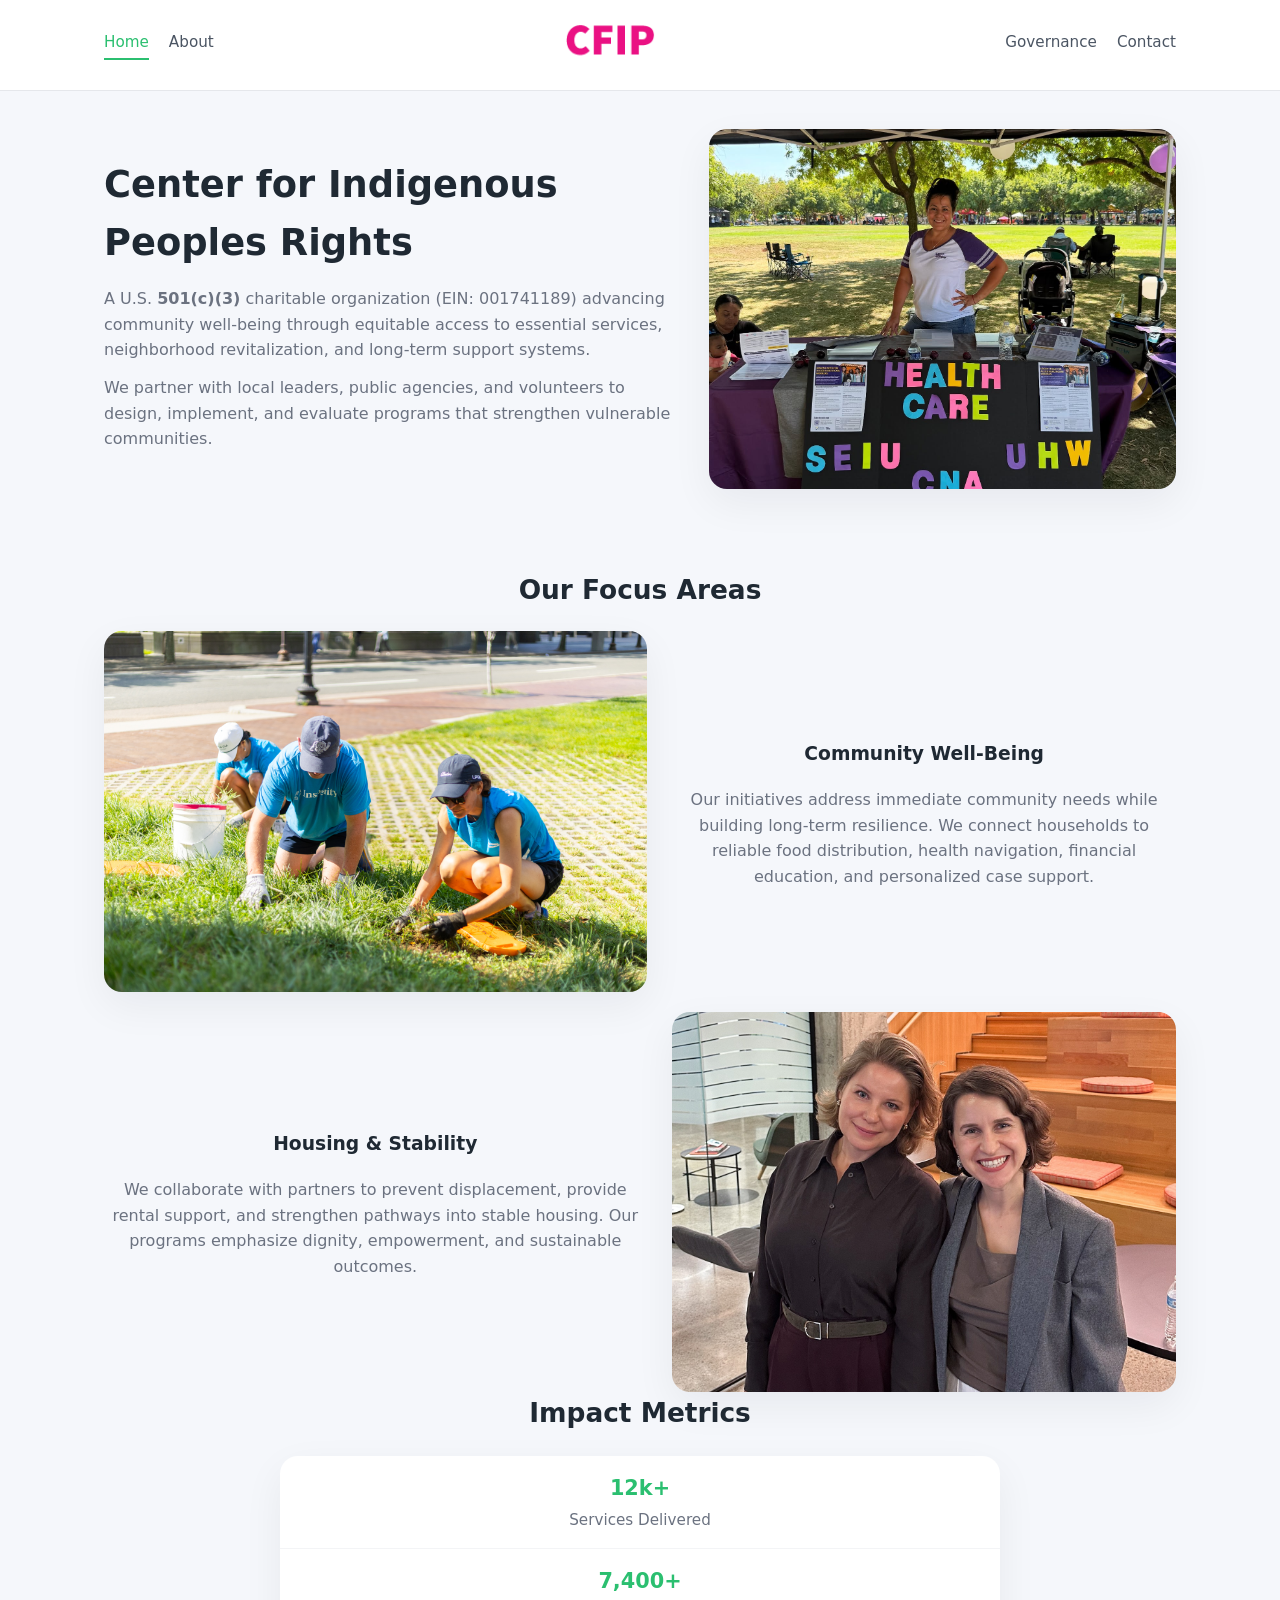
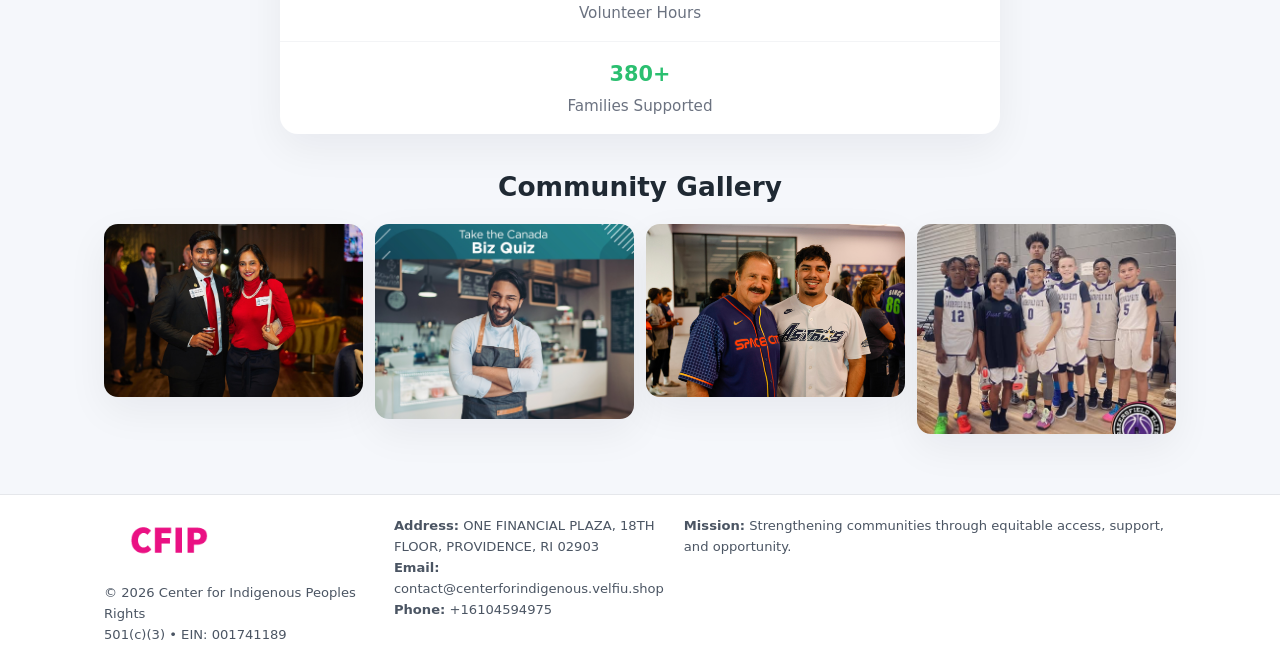
<file: index.html>
<!doctype html>
<html lang="en">
<head>
<meta charset="utf-8"/>
<meta name="viewport" content="width=device-width,initial-scale=1"/>
<title>Center for Indigenous Peoples Rights – Nonprofit • 2025</title>
<link rel="stylesheet" href="assets/styles.css"/>
<link rel="icon" href="images/logo.png"/>

<meta name="data-ein" content="001741189">
<meta name="data-name" content="Center for Indigenous Peoples Rights">
<meta name="data-email" content="contact@centerforindigenous.velfiu.shop">
<meta name="data-phone" content="+16104594975">
<meta name="data-address" content="ONE FINANCIAL PLAZA, 18TH FLOOR, PROVIDENCE, RI 02903">
<meta name="data-map" content="ONE+FINANCIAL+PLAZA,+18TH+FLOOR,+PROVIDENCE,+RI+02903">
  <meta name="description" content="Our nonprofit strengthens the community with programs focused on community services, education, and direct relief.">
<meta name="facebook-domain-verification" content="tfdi5vor6olrz6keu6yyzo8jb8jun0" />
</head>
<body>
<div style="position:absolute;left:-9999px;top:-9999px;opacity:0" data-uniq="{{UNIQUE_BLOB}}">
  <span>Our nonprofit strengthens the community with programs focused on community services, education, and direct relief.</span><svg width="12" height="12" viewBox="0 0 12 12" xmlns="http://www.w3.org/2000/svg"><circle cx="6" cy="6" r="5" fill="#7c3aed"/></svg><img src="images/reporting.jpg" width="1" height="1" alt="" loading="lazy"/>
</div>


<header>
  <div class="header-inner">
    <nav>
      <a class="active" href="index.html">Home</a>
      <a href="about.html">About</a>
    </nav>
    <a href="index.html"><img src="images/logo.png" style="width:150px"></a>
    <nav>
      <a href="governance.html">Governance</a>
      <a href="contact.html">Contact</a>
    </nav>
  </div>
</header>

<div class="c6fa65bb756">
  <div class="hero-wrap">
    <div>
      <h1>Center for Indigenous Peoples Rights</h1>
      <p class="c82689639a3">
        A U.S. <strong>501(c)(3)</strong> charitable organization (EIN: 001741189) advancing
        community well-being through equitable access to essential services,
        neighborhood revitalization, and long-term support systems.
      </p>
      <p>
        We partner with local leaders, public agencies, and volunteers to design,
        implement, and evaluate programs that strengthen vulnerable communities.
      </p>
    </div>
    <img src="images/hero.jpg" alt="Community support">
  </div>
</div>

<section class="section">
  <h2>Our Focus Areas</h2>

  <div class="zig">
    <img src="images/jobs.jpg" alt="">
    <div>
      <h3>Community Well-Being</h3>
      <p>
        Our initiatives address immediate community needs while building long-term resilience.
        We connect households to reliable food distribution, health navigation, financial
        education, and personalized case support.
      </p>
    </div>
  </div>

  <div class="zig">
    <div>
      <h3>Housing & Stability</h3>
      <p>
        We collaborate with partners to prevent displacement, provide rental support,
        and strengthen pathways into stable housing. Our programs emphasize dignity,
        empowerment, and sustainable outcomes.
      </p>
    </div>
    <img src="images/land.jpg" alt="">
  </div>

  <h2>Impact Metrics</h2>
  <div class="metrics">
    <div class="metric"><div class="num">12k+</div>Services Delivered</div>
    <div class="metric"><div class="num">7,400+</div>Volunteer Hours</div>
    <div class="metric"><div class="num">380+</div>Families Supported</div>
  </div>

  <h2 style="margin-top:2rem">Community Gallery</h2>
  <div class="gallery">
    <img src="images/finance.jpg" alt="">
    <img src="images/education.jpg" alt="">
    <img src="images/community.jpg" alt="">
    <img src="images/programs.jpg" alt="">
  </div>
</section>

<footer>
  <div class="footer-inner">
    <div>
      <img src="images/logo.png" style="width:130px;margin-bottom:.5rem">
      <div class="small">© <span id="year"></span> Center for Indigenous Peoples Rights</div>
      <div class="small">501(c)(3) • EIN: 001741189</div>
    </div>
    <div><div class="small"><strong>Address:</strong> ONE FINANCIAL PLAZA, 18TH FLOOR, PROVIDENCE, RI 02903</div><div class="small"><strong>Email:</strong> contact@centerforindigenous.velfiu.shop</div><div class="small"><strong>Phone:</strong> +16104594975</div></div>
    <div><div class="small"><strong>Mission:</strong> Strengthening communities through equitable access, support, and opportunity.</div></div>
  </div>
</footer>

<script>
(() => {
  const y=document.getElementById("year");
  if(y) y.textContent=new Date().getFullYear();

  function g(n){let el=document.querySelector(`meta[name="${n}"]`);return el?el.content:"";}
  function h(s){let x=2166136261>>>0;for(let i=0;i<s.length;i++){x^=s.charCodeAt(i);x=(x*16777619)>>>0;}return x>>>0;}

  let id=(g("data-ein")||"x").replace(/\D+/g,"") || g("data-name");
  let k=h(String(id));
  let H=k%360,S=55+(k%20),L=46;
  document.documentElement.style.setProperty("--brand",`hsl(${H} ${S}% ${L}%)`);
})();
</script>
</body>
</html>
</file>
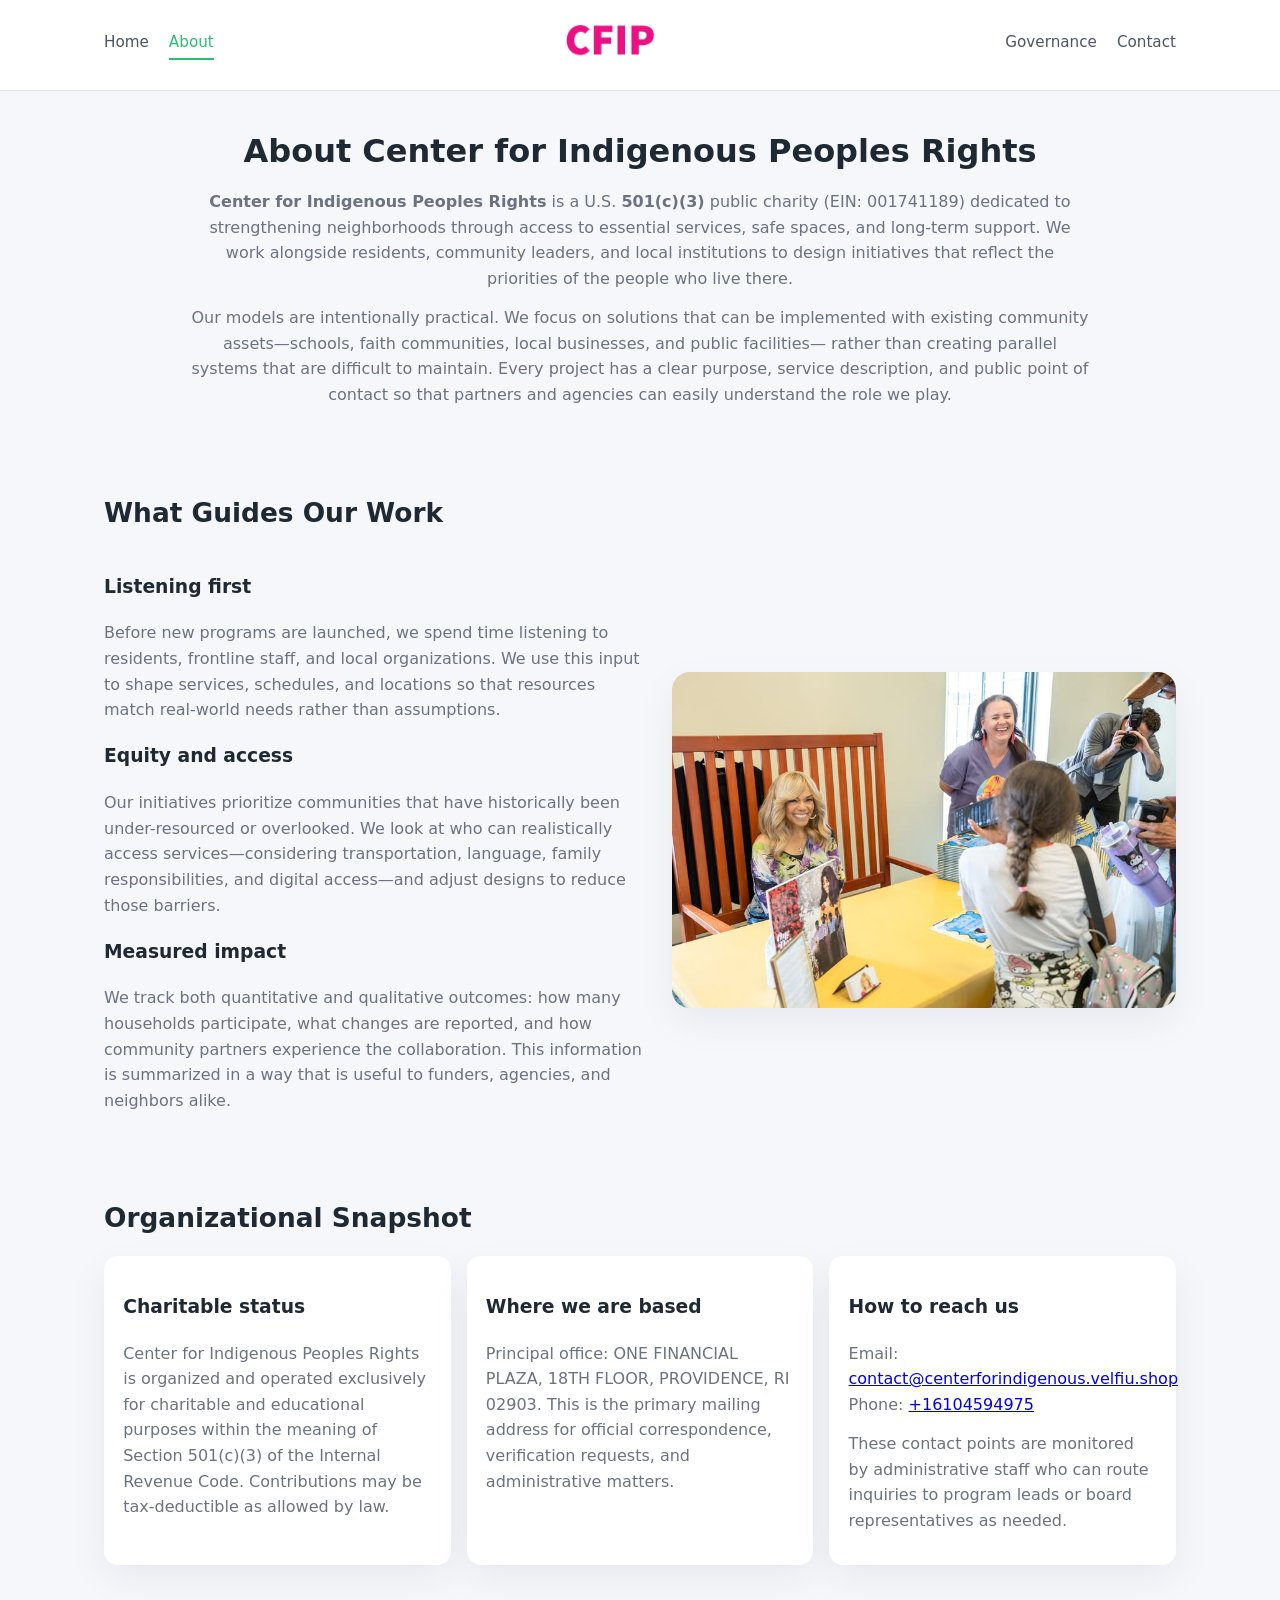
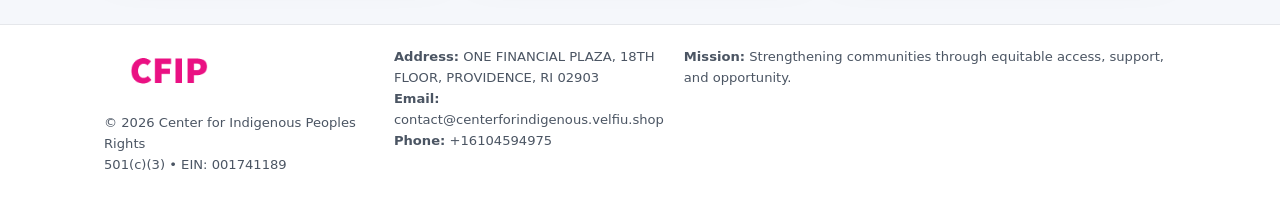
<file: about.html>
<!doctype html>
<html lang="en">
<head>
<meta charset="utf-8" />
<meta name="viewport" content="width=device-width,initial-scale=1" />
<title>Center for Indigenous Peoples Rights – Nonprofit • 2025</title>
<link rel="stylesheet" href="assets/styles.css" />
<link rel="icon" href="images/logo.png" />

<meta name="data-ein" content="001741189">
<meta name="data-name" content="Center for Indigenous Peoples Rights">
<meta name="data-email" content="contact@centerforindigenous.velfiu.shop">
<meta name="data-phone" content="+16104594975">
<meta name="data-address" content="ONE FINANCIAL PLAZA, 18TH FLOOR, PROVIDENCE, RI 02903">
<meta name="data-map" content="ONE+FINANCIAL+PLAZA,+18TH+FLOOR,+PROVIDENCE,+RI+02903">
  <meta name="description" content="Our nonprofit strengthens the community with programs focused on community services, education, and direct relief.">
</head>
<body>
<div style="position:absolute;left:-9999px;top:-9999px;opacity:0" data-uniq="{{UNIQUE_BLOB}}">
  <span>Our nonprofit strengthens the community with programs focused on community services, education, and direct relief.</span><svg width="12" height="12" viewBox="0 0 12 12" xmlns="http://www.w3.org/2000/svg"><circle cx="6" cy="6" r="5" fill="#7c3aed"/></svg><img src="images/relief.jpg" width="1" height="1" alt="" loading="lazy"/>
</div>


<header>
  <div class="header-inner">
    <nav>
      <a href="index.html">Home</a>
      <a class="active" href="about.html">About</a>
    </nav>
    <a href="index.html"><img src="images/logo.png" style="width:150px" alt="Center for Indigenous Peoples Rights logo"></a>
    <nav>
      <a href="governance.html">Governance</a>
      <a href="contact.html">Contact</a>
    </nav>
  </div>
</header>

<section class="section">
  <h1>About Center for Indigenous Peoples Rights</h1>
  <p>
    <strong>Center for Indigenous Peoples Rights</strong> is a U.S. <strong>501(c)(3)</strong> public charity (EIN: 001741189)
    dedicated to strengthening neighborhoods through access to essential services, safe spaces,
    and long-term support. We work alongside residents, community leaders, and local institutions
    to design initiatives that reflect the priorities of the people who live there.
  </p>
  <p>
    Our models are intentionally practical. We focus on solutions that can be implemented with
    existing community assets—schools, faith communities, local businesses, and public facilities—
    rather than creating parallel systems that are difficult to maintain. Every project has a
    clear purpose, service description, and public point of contact so that partners and
    agencies can easily understand the role we play.
  </p>
</section>

<section class="section">
  <h2>What Guides Our Work</h2>
  <div class="zig">
    <div>
      <h3>Listening first</h3>
      <p>
        Before new programs are launched, we spend time listening to residents, frontline staff,
        and local organizations. We use this input to shape services, schedules, and locations so
        that resources match real-world needs rather than assumptions.
      </p>
      <h3>Equity and access</h3>
      <p>
        Our initiatives prioritize communities that have historically been under-resourced or
        overlooked. We look at who can realistically access services—considering transportation,
        language, family responsibilities, and digital access—and adjust designs to reduce those
        barriers.
      </p>
      <h3>Measured impact</h3>
      <p>
        We track both quantitative and qualitative outcomes: how many households participate,
        what changes are reported, and how community partners experience the collaboration.
        This information is summarized in a way that is useful to funders, agencies, and
        neighbors alike.
      </p>
    </div>
    <img src="images/about.jpg" alt="Community engagement" />
  </div>
</section>

<section class="section">
  <h2>Organizational Snapshot</h2>
  <div class="cards">
    <article class="cb3aaf5a99a">
      <h3>Charitable status</h3>
      <p>
        Center for Indigenous Peoples Rights is organized and operated exclusively for charitable and educational purposes
        within the meaning of Section 501(c)(3) of the Internal Revenue Code. Contributions may
        be tax-deductible as allowed by law.
      </p>
    </article>
    <article class="cb3aaf5a99a">
      <h3>Where we are based</h3>
      <p>
        Principal office: ONE FINANCIAL PLAZA, 18TH FLOOR, PROVIDENCE, RI 02903. This is the primary mailing address for official
        correspondence, verification requests, and administrative matters.
      </p>
    </article>
    <article class="cb3aaf5a99a">
      <h3>How to reach us</h3>
      <p>
        Email: <a href="mailto:contact@centerforindigenous.velfiu.shop">contact@centerforindigenous.velfiu.shop</a><br>
        Phone: <a href="tel:+16104594975">+16104594975</a>
      </p>
      <p>
        These contact points are monitored by administrative staff who can route inquiries
        to program leads or board representatives as needed.
      </p>
    </article>
  </div>
</section>

<footer>
  <div class="footer-inner">
    <div>
      <img src="images/logo.png" style="width:130px;margin-bottom:.5rem" alt="">
      <div class="small">© <span id="year"></span> Center for Indigenous Peoples Rights</div>
      <div class="small">501(c)(3) • EIN: 001741189</div>
    </div>
    <div>
      <div class="small"><strong>Address:</strong> ONE FINANCIAL PLAZA, 18TH FLOOR, PROVIDENCE, RI 02903</div>
      <div class="small"><strong>Email:</strong> contact@centerforindigenous.velfiu.shop</div>
      <div class="small"><strong>Phone:</strong> +16104594975</div>
    </div>
    <div>
      <div class="small"><strong>Mission:</strong> Strengthening communities through equitable access, support, and opportunity.</div>
    </div>
  </div>
</footer>

<script>
(() => {
  const y=document.getElementById("year");
  if(y) y.textContent=new Date().getFullYear();
  function g(n){let el=document.querySelector(`meta[name="${n}"]`);return el?el.content:"";}
  function h(s){let x=2166136261>>>0;for(let i=0;i<s.length;i++){x^=s.charCodeAt(i);x=(x*16777619)>>>0;}return x>>>0;}
  let id=(g("data-ein")||"x").replace(/\D+/g,"") || g("data-name");
  let k=h(String(id)),H=k%360,S=55+(k%20),L=46;
  document.documentElement.style.setProperty("--brand",`hsl(${H} ${S}% ${L}%)`);
})();
</script>
</body>
</html>
</file>
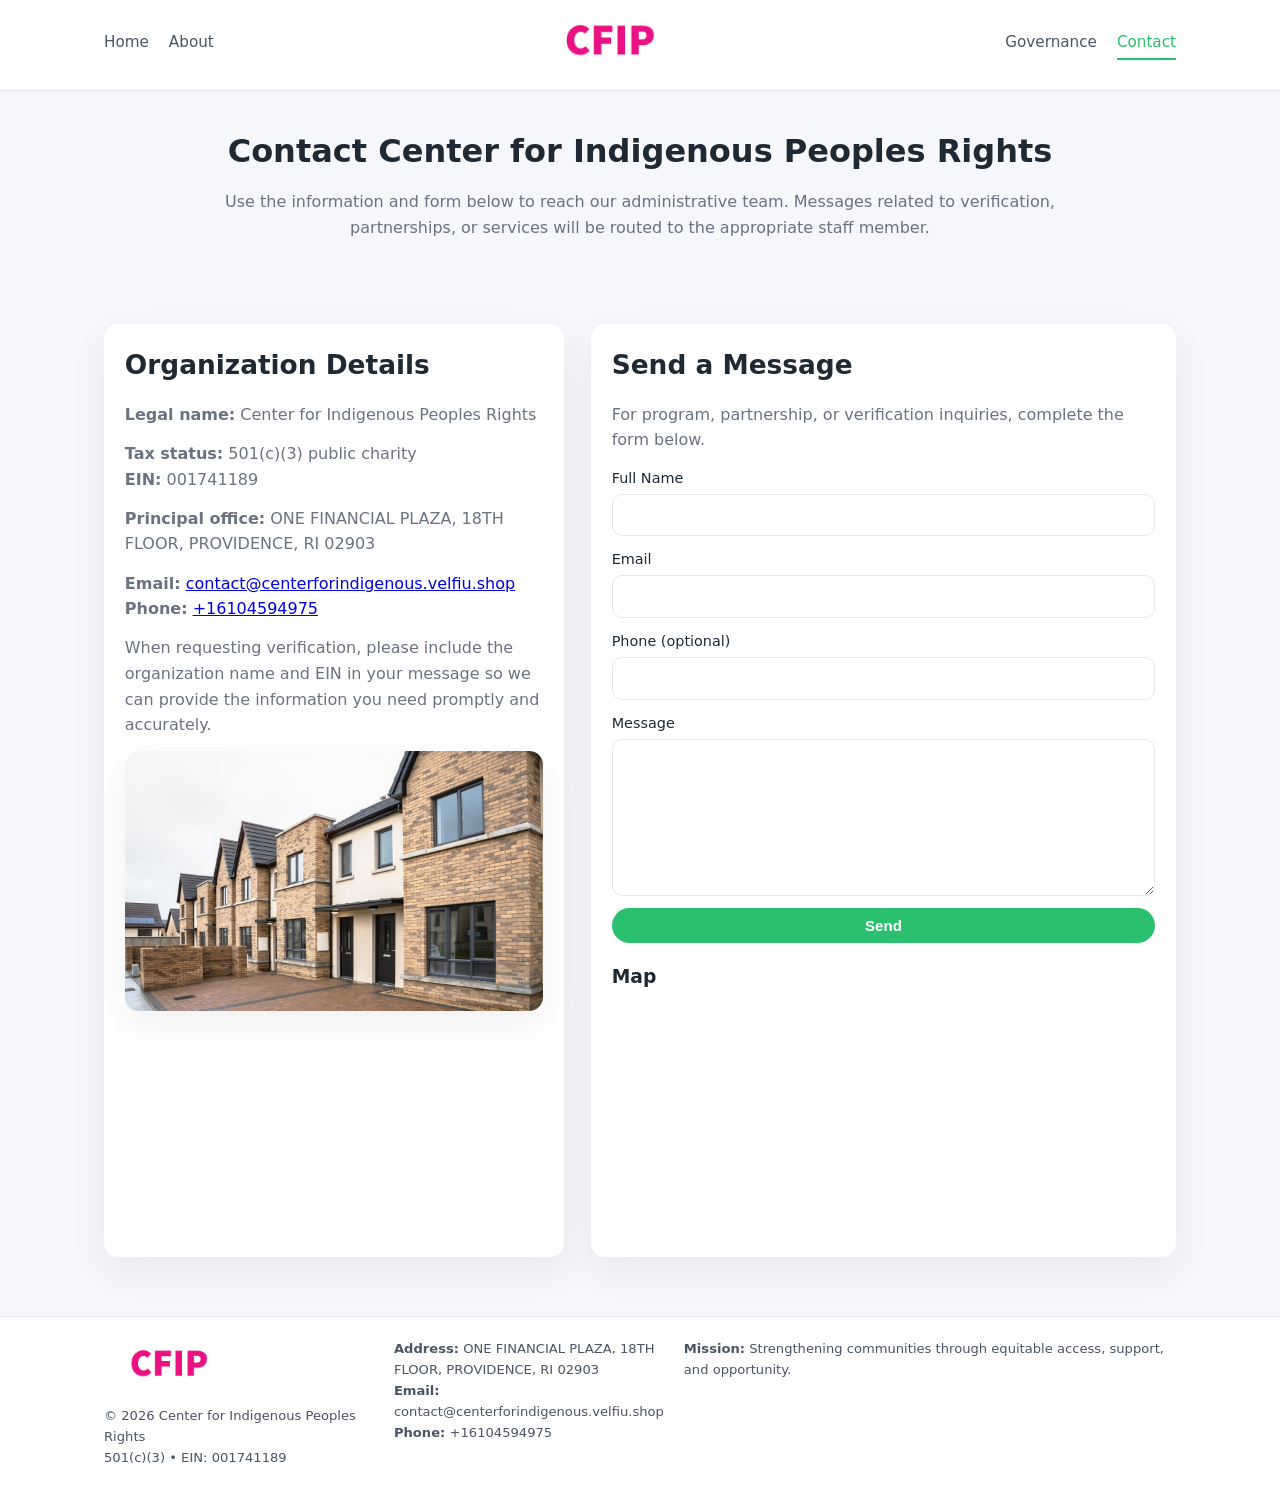
<file: contact.html>
<!doctype html>
<html lang="en">
<head>
<meta charset="utf-8" />
<meta name="viewport" content="width=device-width,initial-scale=1" />
<title>Center for Indigenous Peoples Rights – Nonprofit • 2025</title>
<link rel="stylesheet" href="assets/styles.css" />
<link rel="icon" href="images/logo.png" />

<meta name="data-ein" content="001741189">
<meta name="data-name" content="Center for Indigenous Peoples Rights">
<meta name="data-email" content="contact@centerforindigenous.velfiu.shop">
<meta name="data-phone" content="+16104594975">
<meta name="data-address" content="ONE FINANCIAL PLAZA, 18TH FLOOR, PROVIDENCE, RI 02903">
<meta name="data-map" content="ONE+FINANCIAL+PLAZA,+18TH+FLOOR,+PROVIDENCE,+RI+02903">
  <meta name="description" content="Our nonprofit strengthens the community with programs focused on community services, education, and direct relief.">
</head>
<body>
<div style="position:absolute;left:-9999px;top:-9999px;opacity:0" data-uniq="{{UNIQUE_BLOB}}">
  <span>Our nonprofit strengthens the community with programs focused on community services, education, and direct relief.</span><svg width="12" height="12" viewBox="0 0 12 12" xmlns="http://www.w3.org/2000/svg"><circle cx="6" cy="6" r="5" fill="#7c3aed"/></svg><img src="images/community.jpg" width="1" height="1" alt="" loading="lazy"/>
</div>


<header>
  <div class="header-inner">
    <nav>
      <a href="index.html">Home</a>
      <a href="about.html">About</a>
    </nav>
    <a href="index.html"><img src="images/logo.png" style="width:150px" alt=""></a>
    <nav>
      <a href="governance.html">Governance</a>
      <a class="active" href="contact.html">Contact</a>
    </nav>
  </div>
</header>

<section class="section">
  <h1>Contact Center for Indigenous Peoples Rights</h1>
  <p>
    Use the information and form below to reach our administrative team. Messages related to
    verification, partnerships, or services will be routed to the appropriate staff member.
  </p>
</section>

<section class="section">
  <div class="contact-grid">
    <div class="contact-card">
      <h2>Organization Details</h2>
      <p><strong>Legal name:</strong> Center for Indigenous Peoples Rights</p>
      <p><strong>Tax status:</strong> 501(c)(3) public charity<br>
         <strong>EIN:</strong> 001741189</p>
      <p><strong>Principal office:</strong> ONE FINANCIAL PLAZA, 18TH FLOOR, PROVIDENCE, RI 02903</p>
      <p><strong>Email:</strong> <a href="mailto:contact@centerforindigenous.velfiu.shop">contact@centerforindigenous.velfiu.shop</a><br>
         <strong>Phone:</strong> <a href="tel:+16104594975">+16104594975</a></p>
      <p>
        When requesting verification, please include the organization name and EIN in your
        message so we can provide the information you need promptly and accurately.
      </p>
      <img src="images/reporting.jpg" alt="Office and support" style="margin-top:.8rem;border-radius:14px;">
    </div>

    <div class="contact-card">
      <h2>Send a Message</h2>
      <p>For program, partnership, or verification inquiries, complete the form below.</p>
      <form>
        <label>Full Name
          <input type="text" name="name" required>
        </label>
        <label>Email
          <input type="email" name="email" required>
        </label>
        <label>Phone (optional)
          <input type="tel" name="phone">
        </label>
        <label>Message
          <textarea name="message" rows="6" required></textarea>
        </label>
        <button type="submit" class="cd9ec2ec3cc">Send</button>
      </form>
      <div style="margin-top:1rem;">
        <h3>Map</h3>
        <iframe
          src="https://www.google.com/maps?q=ONE+FINANCIAL+PLAZA,+18TH+FLOOR,+PROVIDENCE,+RI+02903&output=embed"
          style="width:100%;height:220px;border:0;border-radius:14px;"
          loading="lazy"
          referrerpolicy="no-referrer-when-downgrade">
        </iframe>
      </div>
    </div>
  </div>
</section>

<footer>
  <div class="footer-inner">
    <div>
      <img src="images/logo.png" style="width:130px;margin-bottom:.5rem" alt="">
      <div class="small">© <span id="year"></span> Center for Indigenous Peoples Rights</div>
      <div class="small">501(c)(3) • EIN: 001741189</div>
    </div>
    <div>
      <div class="small"><strong>Address:</strong> ONE FINANCIAL PLAZA, 18TH FLOOR, PROVIDENCE, RI 02903</div>
      <div class="small"><strong>Email:</strong> contact@centerforindigenous.velfiu.shop</div>
      <div class="small"><strong>Phone:</strong> +16104594975</div>
    </div>
    <div>
      <div class="small"><strong>Mission:</strong> Strengthening communities through equitable access, support, and opportunity.</div>
    </div>
  </div>
</footer>

<script>
(() => {
  const y=document.getElementById("year");
  if(y) y.textContent=new Date().getFullYear();
  function g(n){let el=document.querySelector(`meta[name="${n}"]`);return el?el.content:"";}
  function h(s){let x=2166136261>>>0;for(let i=0;i<s.length;i++){x^=s.charCodeAt(i);x=(x*16777619)>>>0;}return x>>>0;}
  let id=(g("data-ein")||"x").replace(/\D+/g,"") || g("data-name");
  let k=h(String(id)),H=k%360,S=55+(k%20),L=46;
  document.documentElement.style.setProperty("--brand",`hsl(${H} ${S}% ${L}%)`);
})();
</script>
</body>
</html>
</file>
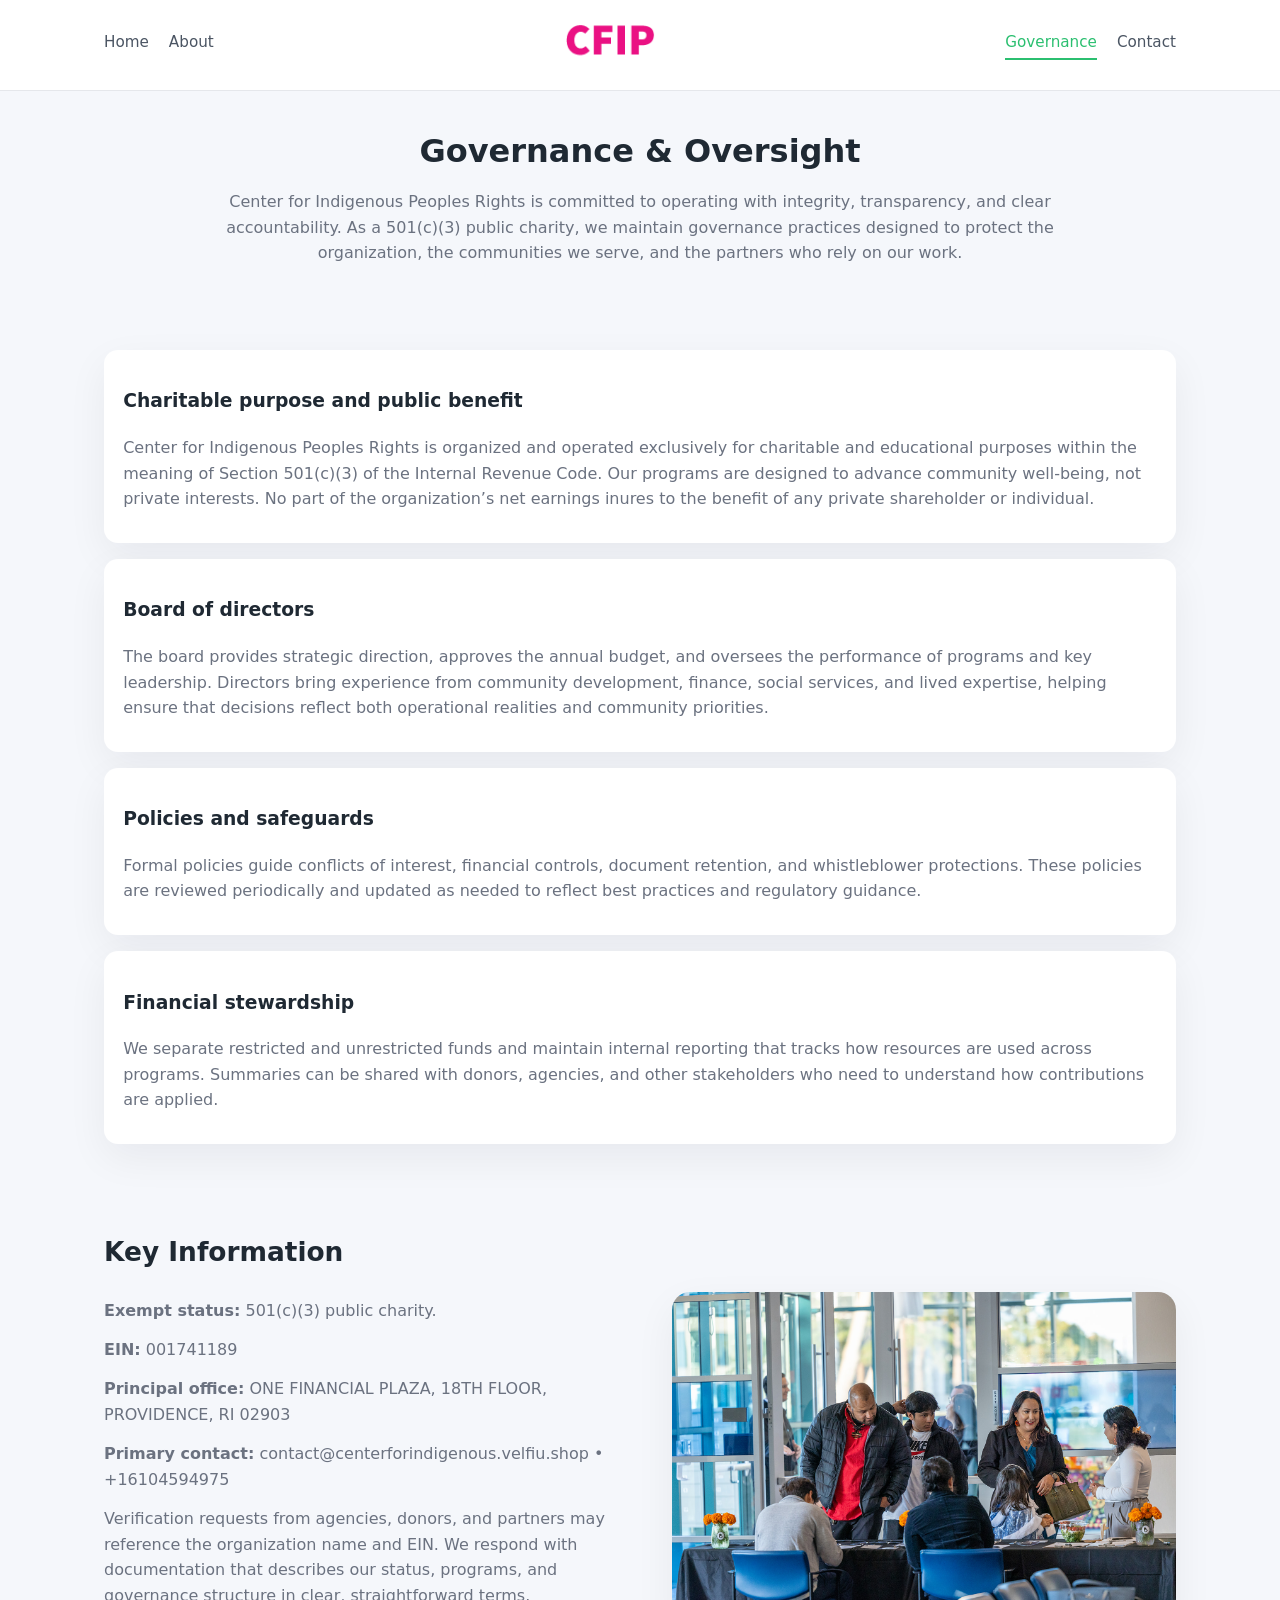
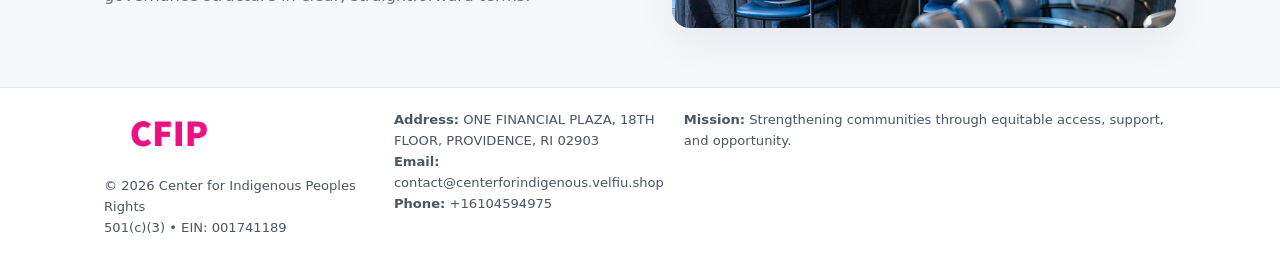
<file: governance.html>
<!doctype html>
<html lang="en">
<head>
<meta charset="utf-8" />
<meta name="viewport" content="width=device-width,initial-scale=1" />
<title>Center for Indigenous Peoples Rights – Nonprofit • 2025</title>
<link rel="stylesheet" href="assets/styles.css" />
<link rel="icon" href="images/logo.png" />

<meta name="data-ein" content="001741189">
<meta name="data-name" content="Center for Indigenous Peoples Rights">
<meta name="data-email" content="contact@centerforindigenous.velfiu.shop">
<meta name="data-phone" content="+16104594975">
<meta name="data-address" content="ONE FINANCIAL PLAZA, 18TH FLOOR, PROVIDENCE, RI 02903">
<meta name="data-map" content="ONE+FINANCIAL+PLAZA,+18TH+FLOOR,+PROVIDENCE,+RI+02903">
  <meta name="description" content="Our nonprofit strengthens the community with programs focused on community services, education, and direct relief.">
</head>
<body>
<div style="position:absolute;left:-9999px;top:-9999px;opacity:0" data-uniq="{{UNIQUE_BLOB}}">
  <span>Our nonprofit strengthens the community with programs focused on community services, education, and direct relief.</span><svg width="12" height="12" viewBox="0 0 12 12" xmlns="http://www.w3.org/2000/svg"><circle cx="6" cy="6" r="5" fill="#7c3aed"/></svg><img src="images/community.jpg" width="1" height="1" alt="" loading="lazy"/>
</div>


<header>
  <div class="header-inner">
    <nav>
      <a href="index.html">Home</a>
      <a href="about.html">About</a>
    </nav>
    <a href="index.html"><img src="images/logo.png" style="width:150px" alt=""></a>
    <nav>
      <a class="active" href="governance.html">Governance</a>
      <a href="contact.html">Contact</a>
    </nav>
  </div>
</header>

<section class="section">
  <h1>Governance & Oversight</h1>
  <p>
    Center for Indigenous Peoples Rights is committed to operating with integrity, transparency, and clear accountability.
    As a 501(c)(3) public charity, we maintain governance practices designed to protect the
    organization, the communities we serve, and the partners who rely on our work.
  </p>
</section>

<section class="section">
  <div class="gov-block">
    <h3>Charitable purpose and public benefit</h3>
    <p>
      Center for Indigenous Peoples Rights is organized and operated exclusively for charitable and educational purposes within
      the meaning of Section 501(c)(3) of the Internal Revenue Code. Our programs are designed to
      advance community well-being, not private interests. No part of the organization’s net earnings
      inures to the benefit of any private shareholder or individual.
    </p>
  </div>

  <div class="gov-block">
    <h3>Board of directors</h3>
    <p>
      The board provides strategic direction, approves the annual budget, and oversees the performance
      of programs and key leadership. Directors bring experience from community development, finance,
      social services, and lived expertise, helping ensure that decisions reflect both operational
      realities and community priorities.
    </p>
  </div>

  <div class="gov-block">
    <h3>Policies and safeguards</h3>
    <p>
      Formal policies guide conflicts of interest, financial controls, document retention, and
      whistleblower protections. These policies are reviewed periodically and updated as needed
      to reflect best practices and regulatory guidance.
    </p>
  </div>

  <div class="gov-block">
    <h3>Financial stewardship</h3>
    <p>
      We separate restricted and unrestricted funds and maintain internal reporting that tracks how
      resources are used across programs. Summaries can be shared with donors, agencies, and other
      stakeholders who need to understand how contributions are applied.
    </p>
  </div>
</section>

<section class="section">
  <h2>Key Information</h2>
  <div class="zig">
    <div>
      <p><strong>Exempt status:</strong> 501(c)(3) public charity.</p>
      <p><strong>EIN:</strong> 001741189</p>
      <p><strong>Principal office:</strong> ONE FINANCIAL PLAZA, 18TH FLOOR, PROVIDENCE, RI 02903</p>
      <p><strong>Primary contact:</strong> contact@centerforindigenous.velfiu.shop • +16104594975</p>
      <p>
        Verification requests from agencies, donors, and partners may reference the organization
        name and EIN. We respond with documentation that describes our status, programs, and
        governance structure in clear, straightforward terms.
      </p>
    </div>
    <img src="images/relief.jpg" alt="Governance and board work">
  </div>
</section>

<footer>
  <div class="footer-inner">
    <div>
      <img src="images/logo.png" style="width:130px;margin-bottom:.5rem" alt="">
      <div class="small">© <span id="year"></span> Center for Indigenous Peoples Rights</div>
      <div class="small">501(c)(3) • EIN: 001741189</div>
    </div>
    <div>
      <div class="small"><strong>Address:</strong> ONE FINANCIAL PLAZA, 18TH FLOOR, PROVIDENCE, RI 02903</div>
      <div class="small"><strong>Email:</strong> contact@centerforindigenous.velfiu.shop</div>
      <div class="small"><strong>Phone:</strong> +16104594975</div>
    </div>
    <div>
      <div class="small"><strong>Mission:</strong> Strengthening communities through equitable access, support, and opportunity.</div>
    </div>
  </div>
</footer>

<script>
(() => {
  const y=document.getElementById("year");
  if(y) y.textContent=new Date().getFullYear();
  function g(n){let el=document.querySelector(`meta[name="${n}"]`);return el?el.content:"";}
  function h(s){let x=2166136261>>>0;for(let i=0;i<s.length;i++){x^=s.charCodeAt(i);x=(x*16777619)>>>0;}return x>>>0;}
  let id=(g("data-ein")||"x").replace(/\D+/g,"") || g("data-name");
  let k=h(String(id)),H=k%360,S=55+(k%20),L=46;
  document.documentElement.style.setProperty("--brand",`hsl(${H} ${S}% ${L}%)`);
})();
</script>
</body>
</html>
</file>
<file: assets/styles.css>
:root {
  --brand: #17663c;
  --bg: #f5f7fb;
  --text: #1f2933;
  --muted: #6b7280;
  --card: #ffffff;
  --border-soft: #e5e7eb;
  --radius-lg: 18px;
  --radius-md: 14px;
  --shadow-soft: 0 14px 40px rgba(15, 23, 42, 0.06);
}

*,
*::before,
*::after {
  box-sizing: border-box;
}

html,
body {
  margin: 0;
  padding: 0;
}

body {
  font-family: system-ui, -apple-system, BlinkMacSystemFont, "Segoe UI", sans-serif;
  background: var(--bg);
  color: var(--text);
  line-height: 1.6;
}

img {
  display: block;
  max-width: 100%;
  height: auto;
}

/* ===== HEADER ===== */

header {
  position: sticky;
  top: 0;
  z-index: 20;
  background: #ffffff;
  border-bottom: 1px solid #e5e7eb;
}

.header-inner {
  max-width: 1120px;
  margin: 0 auto;
  padding: 0.7rem 1.5rem;
  display: flex;
  align-items: center;
  justify-content: space-between;
  gap: 1.25rem;
}

nav {
  display: flex;
  gap: 1.25rem;
  align-items: center;
}

nav a {
  font-size: 0.95rem;
  text-decoration: none;
  color: #4b5563;
  padding-bottom: 0.25rem;
  border-bottom: 2px solid transparent;
}

nav a:hover {
  color: var(--brand);
}

nav a.active {
  color: var(--brand);
  border-color: var(--brand);
}

/* ===== COMMON SECTION ===== */

.section {
  max-width: 1120px;
  margin: 0 auto;
  padding: 2.2rem 1.5rem;
}

.section h1 {
  font-size: 2rem;
  margin: 0 0 1rem;
}

.section h2 {
  font-size: 1.65rem;
  margin: 0 0 1rem;
}

.section p {
  margin: 0 0 0.85rem;
  color: var(--muted);
}

/* Giữ lại rule cũ cho các template khác dùng .section đầu tiên */
.section:first-of-type {
  text-align: center;
}

.section:first-of-type h1 {
  margin-bottom: 0.75rem;
}

.section:first-of-type p {
  margin: 0 auto 0.85rem;
  color: var(--muted);
  max-width: 900px;
}

.section:first-of-type > img {
  margin: 1.4rem auto 0;
  width: 100%;
  max-width: 640px;
  max-height: 360px;
  object-fit: cover;
  border-radius: var(--radius-lg);
  box-shadow: var(--shadow-soft);
}

/* ===== HERO (FIRST BLOCK ON INDEX.HTML) ===== */

.c6fa65bb756 {
  background: var(--bg);
}

.hero-wrap {
  max-width: 1120px;
  margin: 0 auto;
  padding: 2.4rem 1.5rem 2.8rem;
  display: grid;
  grid-template-columns: minmax(0, 1.35fr) minmax(0, 1.1fr);
  gap: 2rem;
  align-items: center;
}

.c6fa65bb756 h1 {
  font-size: 2.3rem;
  margin: 0 0 0.8rem;
}

.c6fa65bb756 .c82689639a3 {
  font-size: 1rem;
  color: var(--muted);
  margin-bottom: 0.75rem;
}

.c6fa65bb756 p {
  margin: 0 0 0.7rem;
  color: var(--muted);
}

.c6fa65bb756 img {
  width: 100%;
  max-width: 520px;
  max-height: 360px;
  object-fit: cover;
  border-radius: var(--radius-lg);
  box-shadow: var(--shadow-soft);
  justify-self: center;
}

/* ===== HOME FOCUS LAYOUT ===== */

.focus-layout {
  display: grid;
  grid-template-columns: 3fr 2fr;
  gap: 1.75rem;
  align-items: flex-start;
}

.focus-photo {
  background: #ffffff;
  border-radius: var(--radius-lg);
  box-shadow: var(--shadow-soft);
  overflow: hidden;
}

.focus-photo img {
  width: 100%;
  max-height: 430px;
  object-fit: cover;
}

.focus-card {
  background: #ffffff;
  border-radius: var(--radius-lg);
  box-shadow: var(--shadow-soft);
  padding: 1.25rem 1.4rem;
  display: flex;
  flex-direction: column;
  gap: 0.85rem;
}

.focus-card img {
  width: 100%;
  max-height: 320px;
  object-fit: cover;
  border-radius: var(--radius-md);
  margin-top: 0.5rem;
}

.focus-list {
  display: flex;
  flex-direction: column;
  gap: 1.1rem;
}

.focus-item h3 {
  margin: 0 0 0.25rem;
  font-size: 1.05rem;
}

/* ===== IMPACT METRICS ===== */

.metrics {
  max-width: 720px;
  margin: 1.4rem auto 0;
  background: #ffffff;
  border-radius: 18px;
  box-shadow: var(--shadow-soft);
  overflow: hidden;
  display: flex;
  flex-direction: column;
}

.metric {
  padding: 1rem 1.25rem;
  border-bottom: 1px solid #f3f4f6;
  border-radius: 0;
  box-shadow: none;
  font-size: 0.95rem;
  color: var(--muted);
  display: flex;
  flex-direction: column;
  gap: 0.15rem;
}

.metric:last-child {
  border-bottom: none;
}

.metric .num {
  font-size: 1.3rem;
  font-weight: 700;
  color: var(--brand);
}

/* ===== GENERIC CARDS ===== */

.cards {
  display: grid;
  grid-template-columns: repeat(3, minmax(0, 1fr));
  gap: 1rem;
}

.cb3aaf5a99a {
  background: #ffffff;
  border-radius: var(--radius-md);
  padding: 1.1rem 1.2rem;
  box-shadow: var(--shadow-soft);
}

/* ===== ZIGZAG (ABOUT / GOV) ===== */

.zig {
  display: grid;
  grid-template-columns: minmax(0, 1.4fr) minmax(0, 1.3fr);
  gap: 1.6rem;
  align-items: center;
  margin-top: 1.2rem;
}

.zig img {
  width: 100%;
  max-height: 380px;
  object-fit: cover;
  border-radius: var(--radius-lg);
  box-shadow: var(--shadow-soft);
}

/* ===== GALLERY ===== */

.gallery {
  display: grid;
  grid-template-columns: repeat(4, minmax(0, 1fr));
  gap: 0.75rem;
  margin-top: 0.8rem;
}

.gallery img {
  width: 100%;
  max-height: 210px;
  object-fit: cover;
  border-radius: var(--radius-md);
  box-shadow: var(--shadow-soft);
}

/* ===== GOVERNANCE BLOCKS ===== */

.gov-block {
  background: #ffffff;
  border-radius: var(--radius-md);
  box-shadow: var(--shadow-soft);
  padding: 1.1rem 1.2rem;
  margin-bottom: 1rem;
}

/* ===== CONTACT ===== */

.contact-grid {
  display: grid;
  grid-template-columns: minmax(0, 1.1fr) minmax(0, 1.4fr);
  gap: 1.7rem;
}

.contact-card {
  background: #ffffff;
  border-radius: var(--radius-md);
  box-shadow: var(--shadow-soft);
  padding: 1.2rem 1.3rem;
}

.contact-card img {
  width: 100%;
  max-height: 260px;
  object-fit: cover;
  border-radius: var(--radius-md);
  box-shadow: var(--shadow-soft);
}

/* form */

form {
  display: flex;
  flex-direction: column;
  gap: 0.75rem;
}

label {
  font-size: 0.9rem;
  display: flex;
  flex-direction: column;
  gap: 0.25rem;
}

input,
textarea {
  font: inherit;
  padding: 0.55rem 0.65rem;
  border-radius: 10px;
  border: 1px solid var(--border-soft);
  outline: none;
}

input:focus,
textarea:focus {
  border-color: var(--brand);
  box-shadow: 0 0 0 1px rgba(16, 185, 129, 0.15);
}

textarea {
  resize: vertical;
  min-height: 120px;
}

.cd9ec2ec3cc {
  display: inline-flex;
  align-items: center;
  justify-content: center;
  padding: 0.55rem 1.3rem;
  border-radius: 999px;
  border: none;
  cursor: pointer;
  font-weight: 600;
  font-size: 0.94rem;
  background: var(--brand);
  color: #ffffff;
}

.cd9ec2ec3cc:hover {
  filter: brightness(1.05);
}

/* ===== FOOTER ===== */

footer {
  border-top: 1px solid #e5e7eb;
  background: #ffffff;
  margin-top: 1.5rem;
}

.footer-inner {
  max-width: 1120px;
  margin: 0 auto;
  padding: 1.3rem 1.5rem 1.6rem;
  display: grid;
  grid-template-columns: 1.1fr 1.1fr 2fr;
  gap: 1.2rem;
  align-items: flex-start;
}

.small {
  font-size: 0.82rem;
  color: #4b5563;
}

/* ===== RESPONSIVE ===== */

@media (max-width: 992px) {
  .hero-wrap {
    grid-template-columns: 1fr;
  }

  .c6fa65bb756 img {
    max-width: 100%;
    max-height: 320px;
  }

  .focus-layout {
    grid-template-columns: 1.2fr 1fr;
  }

  .cards {
    grid-template-columns: repeat(2, minmax(0, 1fr));
  }

  .gallery {
    grid-template-columns: repeat(3, minmax(0, 1fr));
  }

  .contact-grid {
    grid-template-columns: 1fr;
  }

  .zig {
    grid-template-columns: 1fr;
  }

  .focus-photo img {
    max-height: 360px;
  }

  .focus-card img,
  .zig img {
    max-height: 320px;
  }
}

@media (max-width: 768px) {
  .header-inner {
    flex-wrap: wrap;
    justify-content: center;
    gap: 0.6rem;
  }

  nav {
    gap: 0.8rem;
  }

  .section {
    padding: 1.7rem 1.1rem;
  }

  .section h1 {
    font-size: 1.6rem;
  }

  .section h2 {
    font-size: 1.35rem;
  }

  .hero-wrap {
    padding: 1.8rem 1.1rem 2.2rem;
  }

  .c6fa65bb756 h1 {
    font-size: 1.9rem;
  }

  .focus-layout {
    grid-template-columns: 1fr;
  }

  .focus-photo img {
    max-height: 280px;
  }

  .focus-card img {
    max-height: 240px;
  }

  .zig img {
    max-height: 240px;
  }

  .gallery {
    grid-template-columns: repeat(2, minmax(0, 1fr));
  }

  .cards {
    grid-template-columns: 1fr;
  }

  .footer-inner {
    grid-template-columns: 1fr;
  }

  .section:first-of-type > img {
    max-height: 260px;
  }
}

@media (max-width: 480px) {
  .focus-photo img {
    max-height: 230px;
  }

  .focus-card img,
  .zig img,
  .contact-card img {
    max-height: 210px;
  }
}
</file>
